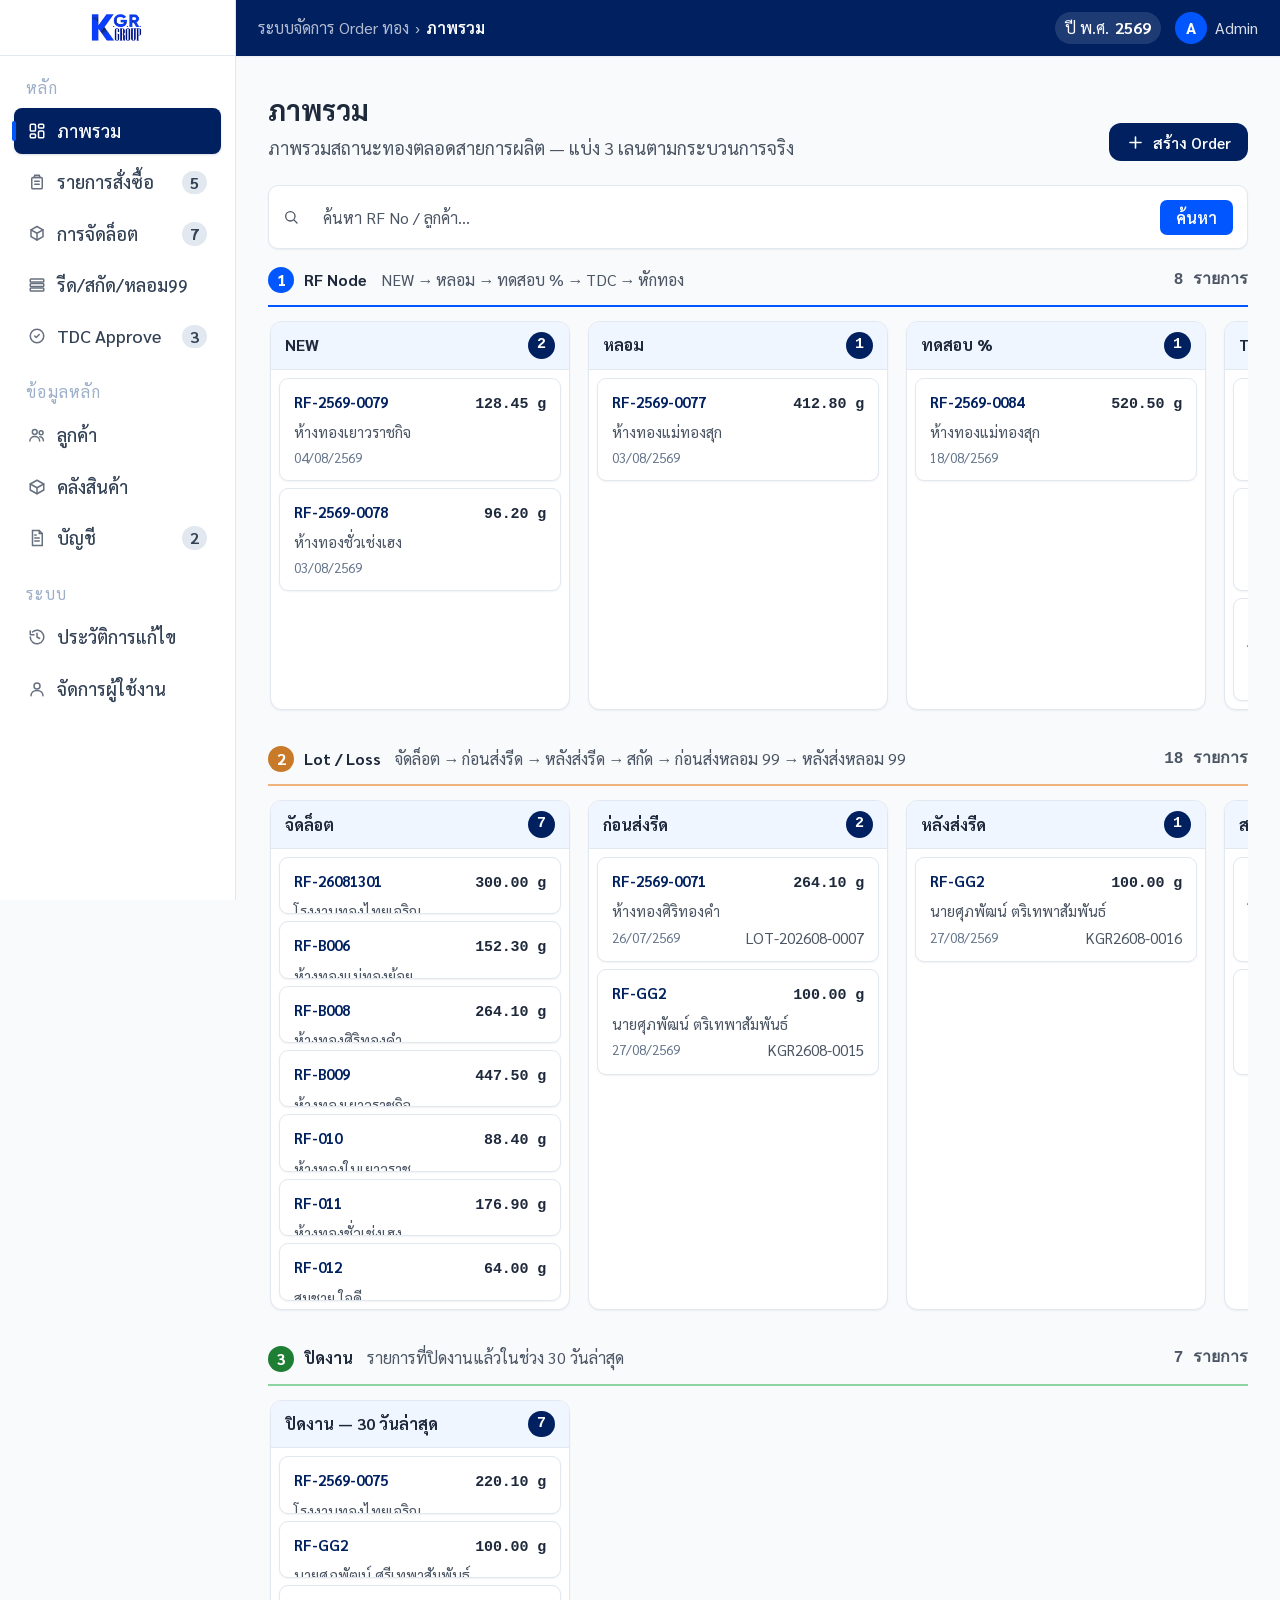
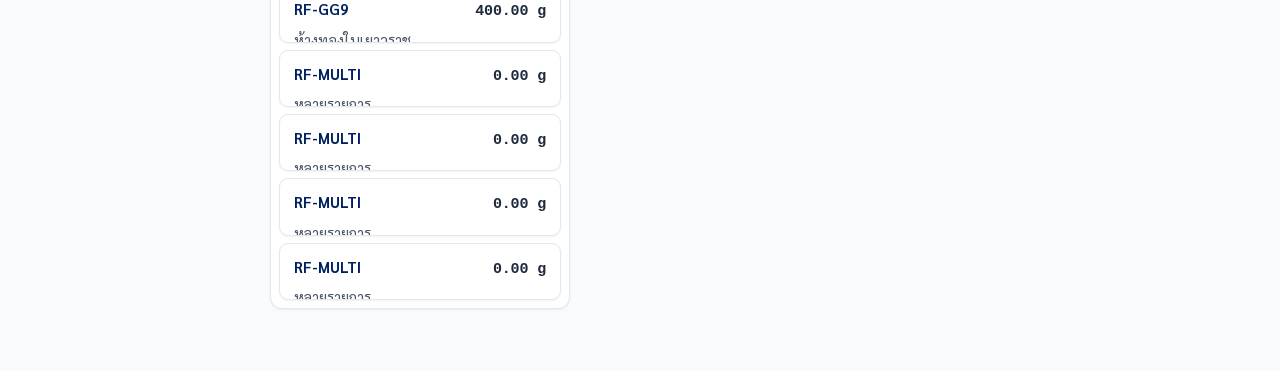
<file: index.html>
<!-- Hallmark · pre-emit critique: P5 H5 E5 S5 R5 V5 -->
<!DOCTYPE html>
<html lang="th">
<head>
  <meta charset="UTF-8">
  <meta name="viewport" content="width=device-width, initial-scale=1.0">
  <title>KGR Group — ระบบจัดการ Order ทอง (Prototype v2)</title>
  
  <!-- Fonts -->
  <link rel="preconnect" href="https://fonts.googleapis.com">
  <link rel="preconnect" href="https://fonts.gstatic.com" crossorigin>
  <link href="https://fonts.googleapis.com/css2?family=Chakra+Petch:wght@500;600;700&family=Sarabun:wght@400;500;600;700&family=IBM+Plex+Mono:wght@400;500;600&display=swap" rel="stylesheet">
  
  <!-- Modular Stylesheets -->
  <link rel="stylesheet" href="css/tokens.css">
  <link rel="stylesheet" href="css/layout.css">
  <link rel="stylesheet" href="css/components.css">
  <link rel="stylesheet" href="css/responsive.css">
</head>
<body>
  <div class="app">
    <!-- SIDEBAR -->
    <aside class="sidebar" id="appSidebar">
      <div class="sidebar-logo">
        <img src="PNG KGR.png" alt="KGR Logo">
      </div>
      <nav class="sidebar-nav" id="sidebarNav">
        <!-- Dynamic sidebar content rendered by JS -->
      </nav>
    </aside>

    <div class="sidebar-scrim" id="sidebarScrim"></div>

    <!-- MAIN CONTENT -->
    <main class="main">
      <header class="topbar">
        <div style="display:flex; align-items:center; gap:12px;">
          <button class="menu-toggle" id="menuToggle" aria-label="เปิดเมนู" aria-expanded="false">
            <svg viewBox="0 0 24 24" fill="none" stroke="currentColor" stroke-width="2"><path d="M4 6h16M4 12h16M4 18h16"/></svg>
          </button>
          <div class="breadcrumb" id="breadcrumb">
            <!-- Dynamic breadcrumb rendered by JS -->
          </div>
        </div>
        <div class="topbar-right">
          <div class="era-toggle">ปี พ.ศ. <b>2569</b></div>
          <div class="topbar-user">
            <div class="avatar-chip">A</div>
            <span>Admin</span>
          </div>
        </div>
      </header>

      <div class="content" id="content">
        <!-- Dynamic page content rendered by JS -->
      </div>
    </main>
  </div>

  <!-- Global Modal Container -->
  <div class="overlay" id="overlayRoot"></div>

  <!-- Toast Container -->
  <div class="toast" id="toast"></div>

  <!-- External Libraries -->
  <script src="https://cdn.sheetjs.com/xlsx-latest/package/dist/xlsx.full.min.js"></script>

  <!-- Modular JavaScript Scripts -->
  <script src="js/config/data.js"></script>
  <script src="js/core/state.js"></script>
  <script src="js/core/utils.js"></script>
  <script src="js/workflow/stations.js"></script>
  <script src="js/views/dashboard.js"></script>
  <script src="js/views/orders.js"></script>
  <script src="js/views/lots.js"></script>
  <script src="js/views/customers.js"></script>
  <script src="js/views/invoices.js"></script>
  <script src="js/views/history.js"></script>
  <script src="js/views/settings.js"></script>
  <script src="js/modals.js"></script>
  <script src="js/app.js"></script>
</body>
</html>
</file>
<file: css/tokens.css>
/* Hallmark · pre-emit critique: P5 H5 E5 S5 R5 V5 */
/* ============================================================
   KGR GROUP — DESIGN TOKENS & RESET
   ============================================================ */
:root {
  --font-display: 'Sarabun', sans-serif;
  --font-body: 'Sarabun', sans-serif;
  --font-mono: 'Roboto', monospace;
  /* Brand — from logo (converted to OKLCH, same appearance, per Hallmark color.md) */
  --header-bg: oklch(27.2% 0.120 261.3); /* #002060 KGR navy — Topbar, primary actions, active nav */
  --header-fg: oklch(100% 0 0);
  --btn-primary: oklch(53.5% 0.259 262.6); /* #0056FF KGR bright blue — accent, badges, hover, focus */
  --btn-primary-fg: oklch(100% 0 0);
  --btn-primary-hover: oklch(45.4% 0.217 262.4);
  --table-head-bg: oklch(37.1% 0.173 262.1);
  --table-head-fg: oklch(100% 0 0);
  --text-primary: oklch(27.9% 0.037 260.0); /* #1E293B — high-contrast readable text on light bg */
  --card-highlight-bg: oklch(95.2% 0.023 258.4);
  --soft-blue: oklch(97.0% 0.014 254.6); /* #EFF6FF — general status highlight, clean & professional */
  --page-bg: oklch(98.4% 0.003 247.9); /* #F8FAFC — clean light-grey canvas */
  --surface: oklch(100% 0 0); /* #FFFFFF — cards, sidebar, inputs, table surface */

  /* Extension neutrals (added for consistency, not from logo) — all tinted toward the brand hue */
  --text-secondary: oklch(44.6% 0.026 256.8); /* #4B5563 — darker for elderly-friendly contrast */
  --border: oklch(92.9% 0.013 255.5); /* #E2E8F0 — thin card/table hairlines */
  --border-strong: oklch(80.7% 0.039 272.4);
  --zebra: oklch(97.5% 0.005 258.3);
  --sidebar-bg: oklch(100% 0 0); /* #FFFFFF — matches surface, enterprise SaaS convention */
  --sidebar-active: oklch(27.2% 0.120 261.3); /* #002060 KGR navy — selected menu state per brand spec */
  --sidebar-fg: oklch(37.2% 0.039 257.3); /* dark slate #334155 — inactive nav text/icon */
  --sidebar-fg-active: oklch(100% 0 0);
  --sidebar-active-pill-bg: oklch(95.2% 0.023 258.4); /* soft blue-tint highlight (sidebar is white now, needs contrast) */
  --fg-on-dark: oklch(100% 0 0); /* white text on any colored/dark fill */
  --nav-hover-bg: oklch(97.5% 0.010 258.4);
  --nav-hover-fg: oklch(27.2% 0.120 261.3);

  /* Status — fixed triads, never mixed */
  --st-progress-bg: oklch(94.4% 0.031 59.7); --st-progress-fg: oklch(45.7% 0.121 50.0); --st-progress-bd: oklch(81.2% 0.099 61.7);
  --st-done-bg: oklch(94.3% 0.032 155.4);    --st-done-fg: oklch(52.2% 0.140 146.9);    --st-done-bd: oklch(81.1% 0.098 152.9);
  --st-hold-bg: oklch(92.8% 0.030 20.3);     --st-hold-fg: oklch(46.5% 0.169 27.7);     --st-hold-bd: oklch(78.9% 0.091 21.8);
  /* Status — extensions (documented separately in spec) */
  --st-info-bg: oklch(95.7% 0.007 260.7);    --st-info-fg: oklch(39.4% 0.033 257.1);    --st-info-bd: oklch(88.5% 0.019 266.0);
  --st-sched-bg: oklch(93.9% 0.027 299.5);   --st-sched-fg: oklch(43.2% 0.211 292.8);   --st-sched-bd: oklch(81.6% 0.080 298.5);
  /* Document-type badges — ต้นฉบับ/สำเนา */
  --doc-original-bg: oklch(97.3% 0.069 103.2); --doc-original-fg: oklch(47.6% 0.103 61.9); --doc-original-bd: oklch(92.4% 0.115 95.7);
  --doc-copy1-bg: oklch(96.2% 0.043 156.7);    --doc-copy1-fg: oklch(44.8% 0.108 151.3);   --doc-copy1-bd: oklch(87.1% 0.136 154.4);
  --doc-copy2-bg: oklch(93.2% 0.032 255.6);    --doc-copy2-fg: oklch(42.4% 0.181 265.6);   --doc-copy2-bd: oklch(80.9% 0.096 251.8);

  /* Component-specific tokens */
  --sidebar-label: oklch(74.6% 0.042 258.8);
  --main-bg: oklch(98.4% 0.003 247.9); /* #F8FAFC — same clean grey canvas as page-bg */
  --card-highlight-border: oklch(89.0% 0.053 264.3);
  --stat-label: oklch(39.3% 0.150 260.4);
  --kanban-col-bg: oklch(98.0% 0.005 275.0);
  --calc-subtotal-bg: oklch(97.1% 0.016 58.6);
  --calc-subtotal-border: oklch(86.4% 0.074 64.6);
  --calc-subtotal-fg: oklch(43.6% 0.099 54.6);
  --lane2-badge: oklch(65.1% 0.134 61.2);
  --preview-body-bg: oklch(95.2% 0.008 271.3);

  --radius-sm: 8px;
  --radius-md: 12px;
  --radius-lg: 18px;
  /* Spacing scale — 4pt grid */
  --space-3xs: 4px;
  --space-2xs: 8px;
  --space-xs: 12px;
  --space-sm: 16px;
  --space-md: 20px;
  --space-lg: 24px;
  --space-xl: 32px;
  --space-2xl: 40px;
  --space-3xl: 56px;

  --ease-out: cubic-bezier(0.16, 1, 0.3, 1);
  --ease-in: cubic-bezier(0.7, 0, 0.84, 0);
  --ease-in-out: cubic-bezier(0.65, 0, 0.35, 1);
  --shadow-sm: 0 1px 2px rgba(0,26,51,0.06);
  --shadow-md: 0 4px 16px rgba(0,32,96,0.10);
  --shadow-lg: 0 12px 40px rgba(0,32,96,0.18);
}

* { box-sizing: border-box; }
html, body { margin: 0; padding: 0; }
body {
  font-family: var(--font-body);
  background: var(--page-bg);
  color: var(--text-primary);
  font-size: 18px;
  line-height: 1.5;
  -webkit-font-smoothing: antialiased;
}
.num, .mono {
  font-family: var(--font-mono);
  font-variant-numeric: tabular-nums;
  letter-spacing: -0.01em;
}
h1, h2, h3, h4 { font-family: var(--font-display); margin: 0; font-weight: 700; }
p { margin: 0; }
button { font-family: inherit; cursor: pointer; }
a { color: inherit; }
</file>
<file: css/layout.css>
/* ============================================================
   KGR GROUP — MACRO LAYOUT & STRUCTURE
   ============================================================ */
.app { display: flex; min-height: 100vh; }

/* SIDEBAR */
.sidebar {
  width: 236px; flex-shrink: 0;
  background: var(--sidebar-bg);
  color: var(--sidebar-fg);
  display: flex; flex-direction: column;
  position: sticky; top: 0; height: 100vh;
  border-right: 1px solid var(--border);
}
.sidebar-logo {
  height: 56px; flex-shrink: 0; box-sizing: border-box;
  display: flex; align-items: center; justify-content: center;
  padding: 0 20px;
  background: var(--sidebar-bg);
  border-bottom: 1px solid var(--border);
}
.sidebar-logo img {
  height: 36px; width: auto; max-width: 100%; object-fit: contain; display: block;
}

.sidebar-nav { flex: 1; padding: 18px 14px; overflow-y: auto; }
.sidebar-section-label {
  font-size: 16px; letter-spacing: .08em; text-transform: uppercase;
  color: var(--sidebar-label); padding: 16px 12px 8px;
}
.sidebar-section-label:first-child { padding-top: 2px; }
.nav-item {
  display: flex; align-items: flex-start; gap: 11px;
  padding: 11px 14px; border-radius: 12px; margin-bottom: 5px;
  font-size: 18px; font-weight: 500; color: var(--sidebar-fg); line-height: 1.35;
  cursor: pointer; user-select: none;
  transition: background .12s var(--ease-out), color .12s var(--ease-out), box-shadow .12s var(--ease-out);
  position: relative;
}
.nav-item svg { width: 18px; height: 18px; flex-shrink: 0; opacity: .75; margin-top: 3px; transition: opacity .12s var(--ease-out); }
.nav-item:hover { background: var(--nav-hover-bg); color: var(--nav-hover-fg); }
.nav-item:hover svg { opacity: 1; }
.nav-item.active {
  background: var(--sidebar-active); color: var(--fg-on-dark);
  box-shadow: 0 1px 3px rgba(0,32,96,0.10), 0 1px 2px rgba(0,32,96,0.06);
  border-radius: 8px;
}
.nav-item.active::before {
  content: ''; position: absolute; left: -2px; top: 50%; transform: translateY(-50%);
  width: 4px; height: 20px; border-radius: 4px; background: var(--btn-primary);
}
.nav-item.active svg { opacity: 1; color: var(--fg-on-dark); }
.nav-item .badge-count {
  margin-left: auto; align-self: center; background: var(--border); color: var(--sidebar-fg);
  font-size: 16px; font-weight: 700; padding: 1px 8px; border-radius: 20px;
}
.nav-item.active .badge-count { background: rgba(255,255,255,0.2); color: var(--fg-on-dark); }

.avatar-chip {
  width: 32px; height: 32px; border-radius: 50%; background: var(--btn-primary);
  color: var(--fg-on-dark); display: flex; align-items: center; justify-content: center;
  font-size: 16px; font-weight: 700; flex-shrink: 0;
}

/* MAIN CONTENT CONTAINER */
.main { flex: 1; min-width: 0; display: flex; flex-direction: column; background: var(--main-bg); }

/* TOPBAR */
.topbar {
  height: 56px; background: var(--header-bg); color: var(--header-fg);
  display: flex; align-items: center; justify-content: space-between;
  padding: 0 22px; flex-shrink: 0; position: sticky; top: 0; z-index: 30;
  box-shadow: var(--shadow-sm);
}
.breadcrumb { font-size: 16px; color: rgba(255,255,255,0.7); display: flex; align-items: center; gap: 6px; }
.breadcrumb b { color: var(--fg-on-dark); font-weight: 600; }
.topbar-right { display: flex; align-items: center; gap: 14px; }
.era-toggle {
  font-size: 16px; background: rgba(255,255,255,0.12); color: var(--fg-on-dark);
  padding: 4px 10px; border-radius: 20px; display: flex; align-items: center; gap: 6px;
}
.era-toggle b { font-weight: 700; }
.topbar-user { font-size: 16px; color: rgba(255,255,255,0.85); display: flex; align-items: center; gap: 8px; }

/* PAGE WRAPPERS & GRID */
.content { padding: var(--space-xl) var(--space-xl) var(--space-3xl); flex: 1; width: 100%; }
.page { display: none; animation: fadeIn .18s var(--ease-out); }
.page.active { display: block; }
@keyframes fadeIn { from { opacity: 0; transform: translateY(4px); } to { opacity: 1; transform: none; } }

.page-head { display: flex; align-items: flex-end; justify-content: space-between; margin-bottom: var(--space-lg); gap: var(--space-sm); flex-wrap: wrap; }
.page-head h1 { font-size: 28px; font-weight: 700; color: var(--text-primary); }
.page-head .desc { font-size: 18px; color: var(--text-secondary); margin-top: 4px; }

.divider { height: 1px; background: var(--border); margin: 20px 0; }
.grid-2 { display: grid; grid-template-columns: 1fr 1fr; gap: var(--space-sm); }
.grid-3 { display: grid; grid-template-columns: repeat(3,1fr); gap: var(--space-sm); }
.grid-4 { display: grid; grid-template-columns: repeat(4,1fr); gap: var(--space-sm); }
</file>
<file: css/components.css>
/* ============================================================
   KGR GROUP — UI COMPONENTS & PANELS
   ============================================================ */

/* ============================================================
   BUTTONS
   ============================================================ */
.btn { display: inline-flex; align-items: center; gap: 8px; border-radius: 12px; padding: 8px 16px; font-size: 15px; font-weight: 600; min-height: 38px; border: 1px solid transparent; transition: all .12s var(--ease-out); white-space: nowrap; }
.btn svg { width: 19px; height: 19px; }
.btn-primary { background: var(--header-bg); color: var(--btn-primary-fg); }
.btn-primary:hover { background: var(--btn-primary); }
.btn-secondary { background: var(--surface); color: var(--text-primary); border-color: var(--border-strong); }
.btn-secondary:hover { background: var(--zebra); border-color: var(--btn-primary); }
.btn-ghost { background: transparent; color: var(--btn-primary); border-color: transparent; padding: 9px 10px; }
.btn-ghost:hover { background: var(--card-highlight-bg); }
.btn-danger-ghost { background: transparent; color: var(--st-hold-fg); border-color: var(--st-hold-bd); }
.btn-danger-ghost:hover { background: var(--st-hold-bg); }
.btn-sm { padding: 6px 12px; font-size: 14px; border-radius: 9px; min-height: 34px; font-weight: 600; gap: 8px; }
.btn:disabled { opacity: .45; cursor: not-allowed; }
.icon-btn {
  width: 44px; height: 44px; border-radius: 10px; display: inline-flex; align-items: center; justify-content: center;
  border: 1px solid var(--border-strong); background: var(--surface); color: var(--text-secondary);
}
.icon-btn:hover { border-color: var(--btn-primary); color: var(--btn-primary); background: var(--card-highlight-bg); }
.icon-btn svg { width: 19px; height: 19px; }

/* ============================================================
   FORM ELEMENTS
   ============================================================ */
.field { display: flex; flex-direction: column; gap: 6px; }
.field label { font-size: 18px; font-weight: 600; color: var(--text-primary); }
.ro-val { font-size: 18px; font-weight: 700; color: var(--text-primary); margin-top: 2px; }
.field-tag { display: inline-block; font-size: 14px; font-weight: 700; color: var(--btn-primary); background: var(--card-highlight-bg); padding: 2px 9px; border-radius: 6px; margin-bottom: 5px; }
.field label .req { color: var(--st-hold-fg); margin-left: 2px; }
.percent-input-lg { font-size: 26px !important; font-weight: 800 !important; border: 2px solid var(--btn-primary) !important; background: var(--card-highlight-bg) !important; }
.percent-input-lg:disabled { background: var(--zebra) !important; border-color: var(--border) !important; color: var(--text-secondary) !important; font-weight: 600 !important; }
.field .hint { font-size: 16px; color: var(--text-secondary); }
input[type=text], input[type=date], input[type=number], select, textarea {
  font-family: inherit; font-size: 16px; color: var(--text-primary);
  border: 1px solid var(--border-strong); border-radius: 10px; padding: 10px 14px; min-height: 42px;
  background: var(--surface); box-sizing: border-box; transition: border-color .12s var(--ease-out);
}
input.num-input { font-family: var(--font-mono); text-align: right; font-size: 20px; font-weight: 700; font-variant-numeric: tabular-nums; }
input:focus, select:focus, textarea:focus { outline: 2px solid var(--btn-primary); outline-offset: 1px; border-color: var(--btn-primary); box-shadow: 0 0 0 3px rgba(0,86,255,0.12); }
input:disabled { background: var(--zebra); color: var(--text-secondary); border-color: var(--border); cursor: not-allowed; }
.input-locked {
  background-color: #EEF2F7 !important;
  border: 1.5px solid #D5DEE8 !important;
  border-radius: 8px !important;
  font-family: var(--font-mono); font-size: 18px; font-weight: 600; text-align: right;
  height: 42px; min-height: 42px; padding: 6px 14px;
  cursor: not-allowed;
  color: var(--text-primary);
}

/* Minimal Accent Rule — ขาด/เกิน field */
input.diff-mismatch { color: var(--st-hold-fg); font-weight: 700; border-color: var(--st-hold-bd); background: var(--st-hold-bg); }
input.diff-match { color: var(--st-done-fg); font-weight: 700; border-color: var(--st-done-bd); background: var(--st-done-bg); }

/* Segmented control */
.seg-control { display: flex; gap: 10px; flex-wrap: wrap; }
.seg-btn {
  flex: 1; min-width: 140px; min-height: 56px; border-radius: 12px; border: 2px solid var(--border-strong);
  background: var(--surface); color: var(--text-primary); font-family: inherit; font-size: 18px; font-weight: 700;
  cursor: pointer; display: flex; align-items: center; justify-content: center; gap: 8px;
  transition: border-color .12s var(--ease-out), background .12s var(--ease-out), color .12s var(--ease-out);
}
.seg-btn svg { width: 20px; height: 20px; }
.seg-btn:hover { border-color: var(--btn-primary); }
.seg-btn.active { border-color: var(--header-bg); background: var(--header-bg); color: var(--fg-on-dark); }
.seg-btn:focus-visible { outline: 2px solid var(--btn-primary); outline-offset: 2px; }

.search-row { display: flex; gap: var(--space-2xs); align-items: center; flex-wrap: wrap; }
.search-row input { max-width: 280px; }
.search-hint { font-size: 16px; color: var(--text-secondary); display: flex; align-items: center; gap: 6px; }
.search-hint svg { width: 15px; height: 15px; flex-shrink: 0; stroke: var(--text-secondary); }

/* Searchable Combobox */
.ss-wrap { position: relative; }
.ss-input { width: 100%; }
.ss-menu {
  position: absolute; top: calc(100% + 4px); left: 0; right: 0; z-index: 40;
  background: var(--surface); border: 1px solid var(--border-strong); border-radius: 10px;
  box-shadow: var(--shadow-md); max-height: 240px; overflow-y: auto; padding: 6px;
}
.ss-option {
  padding: 10px 12px; border-radius: 8px; font-size: 16px; color: var(--text-primary);
  cursor: pointer; display: flex; align-items: center; justify-content: space-between;
}
.ss-option:hover, .ss-option.active { background: var(--card-highlight-bg); color: var(--btn-primary); }
.ss-option mark { background: var(--doc-original-bg); color: inherit; border-radius: 3px; padding: 0 1px; }
.ss-empty { padding: 12px; text-align: center; font-size: 16px; color: var(--text-secondary); }

/* ============================================================
   CARDS & SURFACES
   ============================================================ */
.card {
  background: var(--surface); border: 1px solid var(--border); border-radius: var(--radius-lg);
  box-shadow: var(--shadow-sm);
}
.card-pad { padding: var(--space-md); }
.card-highlight { background: var(--card-highlight-bg); border-color: var(--card-highlight-border); }
.stat-card {
  background: var(--card-highlight-bg); border: 1px solid var(--card-highlight-border); border-radius: var(--radius-md);
  padding: 14px 16px;
}
.stat-card .label { font-size: 16px; color: var(--stat-label); font-weight: 600; margin-bottom: 8px; }
.stat-card .value { font-size: 32px; font-weight: 700; color: var(--text-primary); }
.stat-card .value .unit { font-size: 16px; font-weight: 500; color: var(--text-secondary); margin-left: 4px; }

.choice-grid {
  display: grid; grid-template-columns: repeat(auto-fit, minmax(280px, 1fr));
  gap: var(--space-lg); margin-top: var(--space-md);
}
.choice-card {
  position: relative; display: flex; flex-direction: column; align-items: flex-start; gap: var(--space-2xs);
  text-align: left; background: var(--surface); border: 1px solid var(--border); border-radius: var(--radius-lg);
  padding: var(--space-xl); box-shadow: var(--shadow-sm); cursor: pointer; font-family: inherit;
  transition: border-color .14s var(--ease-out), box-shadow .14s var(--ease-out), transform .14s var(--ease-out);
}
.choice-card:hover { border-color: var(--btn-primary); box-shadow: var(--shadow-md); transform: translateY(-2px); }
.choice-card-badge {
  position: absolute; top: var(--space-md); right: var(--space-md);
  background: var(--card-highlight-bg); color: var(--header-bg); font-weight: 700; font-size: 16px;
  padding: 5px 14px; border-radius: 20px;
}
.choice-card-icon {
  width: 56px; height: 56px; border-radius: 14px; background: var(--card-highlight-bg); color: var(--header-bg);
  display: flex; align-items: center; justify-content: center; margin-bottom: var(--space-2xs); flex-shrink: 0;
}
.choice-card-icon svg { width: 28px; height: 28px; }
.choice-card-title { font-size: 24px; font-weight: 700; color: var(--text-primary); }
.choice-card-desc { font-size: 16px; color: var(--text-secondary); line-height: 1.4; }

/* ============================================================
   TABLES
   ============================================================ */
.table-wrap { 
  background: var(--surface); 
  border: 1px solid var(--border); 
  border-radius: var(--radius-lg); 
  overflow-x: auto;
  -webkit-overflow-scrolling: touch;
}

table { 
  width: 100%; 
  border-collapse: collapse; 
}

thead th {
  background: var(--table-head-bg); 
  color: var(--table-head-fg);
  font-size: 16px; 
  font-weight: 700; 
  text-align: left; 
  padding: 12px 14px;
  position: sticky; 
  top: 0;
  white-space: nowrap;
}

thead th.num, thead th.right { text-align: right; }
thead th.center { text-align: center; }

tbody td { 
  padding: 12px 14px; 
  font-size: 16px; 
  border-bottom: 1px solid var(--border); 
  vertical-align: middle; 
}

tbody tr:last-child td { border-bottom: none; }
tbody tr:nth-child(even) { background: var(--zebra); }
tbody tr.clickable { cursor: pointer; }
tbody tr.clickable:hover { background: var(--card-highlight-bg); }

td.num, th.num { 
  font-family: var(--font-mono); 
  text-align: right; 
  font-variant-numeric: tabular-nums; 
  font-weight: 700; 
}
td.right, th.right { text-align: right; }
td.center, th.center { text-align: center; }

.cell-primary { font-weight: 600; color: var(--text-primary); }
.cell-sub { font-size: 16px; color: var(--text-secondary); margin-top: 1px; }

/* จัดกลุ่มปุ่มในตารางให้คลิกใช้งานได้ปกติและไม่ทับเลเยอร์ */
.table-actions, 
.td-actions { 
  display: flex; 
  gap: 6px; 
  justify-content: flex-end; 
  align-items: center;
  position: relative;
  z-index: 2;
}

.table-foot { 
  display: flex; 
  align-items: center; 
  justify-content: space-between; 
  padding: 12px 16px; 
  font-size: 16px; 
  color: var(--text-secondary); 
  border-top: 1px solid var(--border); 
}

/* ส่วน Pagination / Pager */
.pager { 
  display: inline-flex; 
  gap: 8px; 
  align-items: center; 
}

.pager button { 
  display: inline-flex;
  align-items: center;
  justify-content: center;
  min-width: 38px;
  height: 38px;
  padding: 0 6px;
  border-radius: 8px;
  border: 1px solid var(--border);
  background: var(--surface);
  color: var(--text-primary);
  font-size: 16px;
  cursor: pointer;
  transition: all 0.15s ease;
}

.pager button:hover:not(:disabled):not(.active) {
  background: var(--zebra);
  border-color: var(--border-strong);
}

.pager button.active { 
  background: var(--btn-primary); 
  color: var(--fg-on-dark); 
  border-color: var(--btn-primary); 
  font-weight: 600;
}

.pager button:disabled {
  opacity: 0.45;
  cursor: not-allowed;
}

.empty-row td { 
  text-align: center; 
  padding: 40px 16px; 
  color: var(--text-secondary); 
  font-size: 16px; 
}
/* ============================================================
   BADGES & TABS
   ============================================================ */
.badge {
  display: inline-flex; align-items: center; gap: 6px;
  font-size: 16px; font-weight: 700; padding: 5px 14px; border-radius: 999px;
  border: 1px solid transparent; white-space: nowrap;
}
.badge::before { content: ''; width: 7px; height: 7px; border-radius: 50%; background: currentColor; }
.badge-progress { background: var(--st-progress-bg); color: var(--st-progress-fg); border-color: var(--st-progress-bd); }
.badge-done { background: var(--st-done-bg); color: var(--st-done-fg); border-color: var(--st-done-bd); }
.badge-hold { background: var(--st-hold-bg); color: var(--st-hold-fg); border-color: var(--st-hold-bd); }
.badge-info { background: var(--st-info-bg); color: var(--st-info-fg); border-color: var(--st-info-bd); }
.badge-sched { background: var(--st-sched-bg); color: var(--st-sched-fg); border-color: var(--st-sched-bd); }
.lot-stage-badge {
  background: #E0F2FE; color: #0369A1; border: 1px solid #BAE6FD;
  border-radius: 20px; padding: 4px 12px; font-size: 14px; font-weight: 600;
}
.lot-stage-badge::before { display: none; }

.btn-excel { background: #2e7d32; color: #fff; }
.btn-excel:hover { background: #1b5e20; }
.btn-report { background: #f57c00; color: #fff; }
.btn-report:hover { background: #ef6c00; }

.doc-badge {
  display: inline-flex; align-items: center; font-size: 14px; font-weight: 700;
  padding: 3px 10px; border-radius: 999px; border: 1px solid transparent; white-space: nowrap; margin-left: 8px;
}
.doc-original { background: var(--doc-original-bg); color: var(--doc-original-fg); border-color: var(--doc-original-bd); }
.doc-copy1 { background: var(--doc-copy1-bg); color: var(--doc-copy1-fg); border-color: var(--doc-copy1-bd); }
.doc-copy2 { background: var(--doc-copy2-bg); color: var(--doc-copy2-fg); border-color: var(--doc-copy2-bd); }

.tpl-pick-card {
  display: flex; align-items: center; gap: 14px; text-align: left; width: 100%;
  padding: 16px 18px; border-radius: 14px; border: 1px solid var(--border); background: var(--surface);
  cursor: pointer; transition: border-color .12s var(--ease-out), background .12s var(--ease-out);
}
.tpl-pick-card:hover { border-color: var(--btn-primary); background: var(--card-highlight-bg); }
.tpl-pick-icon {
  width: 44px; height: 44px; border-radius: 11px; background: var(--card-highlight-bg); color: var(--header-bg);
  display: flex; align-items: center; justify-content: center; flex-shrink: 0;
}
.tpl-pick-icon svg { width: 22px; height: 22px; }
.tpl-pick-text { display: flex; flex-direction: column; gap: 3px; }
.tpl-pick-title { font-size: 17px; font-weight: 700; color: var(--text-primary); }
.tpl-pick-desc { font-size: 16px; color: var(--text-secondary); }

.tabs { display: flex; gap: 4px; border-bottom: 1px solid var(--border); margin-bottom: 18px; flex-wrap: wrap; padding-bottom: 2px; }
.tab {
  padding: 11px 16px; font-size: 16px; font-weight: 600; color: var(--text-secondary);
  border-bottom: 3px solid transparent; cursor: pointer; display: flex; align-items: center; gap: 7px;
  margin-bottom: -3px; border-radius: 10px 10px 0 0;
  transition: background .12s var(--ease-out), color .12s var(--ease-out);
}
.tab:hover { color: var(--text-primary); background: var(--zebra); }
.tab.active { color: var(--btn-primary); border-bottom-color: var(--btn-primary); background: var(--card-highlight-bg); }
.tab .count { background: var(--surface); border: 1px solid var(--border); color: var(--text-secondary); font-size: 16px; font-weight: 700; padding: 1px 6.5px; border-radius: 20px; }
.tab.active .count { background: var(--btn-primary); border-color: var(--btn-primary); color: var(--fg-on-dark); }

.pills { display: flex; gap: 8px; margin-bottom: 16px; }
.pill { padding: 10px 18px; border-radius: 20px; font-size: 16px; font-weight: 600; border: 1px solid var(--border-strong); color: var(--text-secondary); cursor: pointer; }
.pill.active { background: var(--btn-primary); border-color: var(--btn-primary); color: var(--fg-on-dark); }

/* ============================================================
   MODALS
   ============================================================ */
.overlay {
  position: fixed; inset: 0; background: rgba(0,26,51,0.45); backdrop-filter: blur(2px);
  display: none; align-items: center; justify-content: center; z-index: 100; padding: 24px;
}
.overlay.active { display: flex; }
.modal {
  background: var(--surface); border-radius: var(--radius-lg); box-shadow: var(--shadow-lg);
  width: 100%; max-height: 88vh; overflow: auto; animation: pop .16s var(--ease-out);
}
@keyframes pop { from { opacity: 0; transform: scale(.97); } to { opacity: 1; transform: none; } }
.modal-sm { max-width: 420px; }
.modal-md { max-width: 640px; }
.modal-lg { max-width: 920px; }
.modal-head { display: flex; align-items: center; justify-content: space-between; padding: 18px 22px; border-bottom: 1px solid var(--border); }
.modal-head h3 { font-size: 20px; font-weight: 700; }
.modal-body { padding: var(--space-lg); }
.modal-foot { display: flex; justify-content: flex-end; gap: 10px; padding: 16px 22px; border-top: 1px solid var(--border); background: var(--zebra); }
.modal-close { width: 28px; height: 28px; border-radius: 7px; display: flex; align-items: center; justify-content: center; color: var(--text-secondary); border: none; background: transparent; }
.modal-close:hover { background: var(--zebra); }

.preview-head {
  display: flex; align-items: center; justify-content: space-between; gap: 12px;
  padding: 14px 18px; border-bottom: 1px solid var(--border);
  border-radius: var(--radius-lg) var(--radius-lg) 0 0; background: var(--zebra);
}
.preview-head-title { display: flex; align-items: center; gap: 8px; font-size: 16px; font-weight: 600; color: var(--text-primary); }
.preview-head-title svg { width: 15px; height: 15px; color: var(--st-hold-fg); flex-shrink: 0; }

/* ============================================================
   STEPPER (ORDER WIZARD)
   ============================================================ */
.stepper { display: flex; gap: 12px; margin-bottom: 22px; flex-wrap: wrap; }
.step-chip {
  flex: 1; min-width: 170px; background: var(--surface); border: 1px solid var(--border); border-radius: 10px;
  padding: 12px 14px; display: flex; align-items: center; gap: 11px; cursor: pointer;
}
.step-chip .n {
  width: 26px; height: 26px; border-radius: 50%; display: flex; align-items: center; justify-content: center;
  font-size: 16px; font-weight: 700; background: var(--zebra); color: var(--text-secondary); flex-shrink: 0;
}
.step-chip .t { font-size: 16px; font-weight: 700; }
.step-chip .s { font-size: 16px; color: var(--text-secondary); }
.step-chip.current { border-color: var(--btn-primary); background: var(--card-highlight-bg); }
.step-chip.current .n { background: var(--btn-primary); color: var(--fg-on-dark); }
.step-chip.current .t { color: var(--btn-primary); }
.step-chip.complete .n { background: var(--st-done-fg); color: var(--fg-on-dark); }
.step-chip.complete .s { color: var(--st-done-fg); }

/* ============================================================
   DASHBOARD & KANBAN
   ============================================================ */
.dash-search {
  display: flex; align-items: center; gap: 10px; margin-bottom: 18px;
  background: var(--surface); border: 1px solid var(--border); border-radius: 10px;
  padding: 10px 14px; box-shadow: var(--shadow-sm); transition: border-color .12s, box-shadow .12s;
}
.dash-search:focus-within { border-color: var(--btn-primary); box-shadow: 0 0 0 3px rgba(0,86,255,0.12); }
.dash-search svg { width: 16px; height: 16px; color: var(--text-secondary); flex-shrink: 0; }
.dash-search input {
  flex: 1; border: none; outline: none; font-family: inherit; font-size: 16px;
  color: var(--text-primary); background: transparent;
}
.dash-search input::placeholder { color: var(--text-secondary); }
.dash-search button {
  background: var(--btn-primary); color: var(--fg-on-dark); border: none; border-radius: 7px;
  padding: 7px 16px; font-size: 16px; font-weight: 600; cursor: pointer; font-family: inherit;
}
.dash-search button:hover { background: var(--btn-primary-hover); }

.lane-wrap { display: flex; flex-direction: column; gap: var(--space-lg); margin-top: var(--space-3xs); }
.lane-strip {
  display: flex; align-items: center; gap: 10px; flex-wrap: wrap;
  padding: 0 0 var(--space-xs) 0; border-bottom: 2px solid transparent; margin-bottom: var(--space-xs);
}
.lane-strip.lane1 { border-bottom-color: var(--btn-primary); }
.lane-strip.lane2 { border-bottom-color: var(--st-progress-bd); }
.lane-strip.lane3 { border-bottom-color: var(--st-done-bd); }
.lane-badge {
  width: 26px; height: 26px; border-radius: 50%;
  display: flex; align-items: center; justify-content: center;
  font-size: 16px; font-weight: 800; color: var(--fg-on-dark); flex-shrink: 0; line-height: 1;
}
.lane1 .lane-badge { background: var(--btn-primary); }
.lane2 .lane-badge { background: var(--lane2-badge); }
.lane3 .lane-badge { background: var(--st-done-fg); }
.lane-title { font-size: 16px; font-weight: 700; color: var(--text-primary); line-height: 1.3; }
.lane-sub { font-size: 16px; color: var(--text-secondary); margin-left: 4px; line-height: 1.3; }
.lane-total {
  margin-left: auto; font-size: 16px; font-weight: 700; font-family: var(--font-mono);
  color: var(--text-secondary); white-space: nowrap; line-height: 1.3; padding: 2px 0;
}
.lane-cols { 
  display: flex; flex-wrap: nowrap; gap: 18px; overflow-x: auto; 
  padding-bottom: 12px; padding-left: 2px; padding-right: 2px; padding-top: 2px; 
}
.lane-cols::-webkit-scrollbar { height: 6px; }
.lane-cols::-webkit-scrollbar-track { background: #E2E8F0; border-radius: 4px; }
.lane-cols::-webkit-scrollbar-thumb { background: #94A3B8; border-radius: 4px; }

.lane-col {
  flex: 0 0 300px; width: 300px; min-width: 300px; background: var(--surface); border: 1px solid var(--border);
  border-radius: var(--radius-md); display: flex; flex-direction: column;
  box-shadow: var(--shadow-sm);
}
.lane-col-head {
  padding: 10px 14px; display: flex; align-items: center; justify-content: space-between;
  border-bottom: 1px solid var(--border); font-size: 16px; font-weight: 700; color: var(--text-primary);
  background: var(--soft-blue); border-radius: var(--radius-md) var(--radius-md) 0 0;
}
.lane-col-head .lc-count {
  font-size: 15px; font-weight: 700; font-family: var(--font-mono);
  background: var(--header-bg); color: var(--fg-on-dark); padding: 2px 9px; border-radius: 20px;
}
.lane-col-body { padding: 8px; display: flex; flex-direction: column; gap: 7px; max-height: 460px; overflow-y: auto; }
.lane-empty { padding: 22px 8px; text-align: center; font-size: 16px; color: var(--text-secondary); }

.kanban { display: flex; flex-wrap: nowrap; gap: 18px; overflow-x: auto; padding-bottom: 12px; }
.kanban-col {
  flex: 0 0 300px; width: 300px; min-width: 300px; background: var(--kanban-col-bg); border: 1px solid var(--border); border-radius: var(--radius-md);
  display: flex; flex-direction: column; max-height: 640px;
}
.kanban-col-head {
  padding: 12px 14px; display: flex; align-items: center; justify-content: space-between;
  border-bottom: 1px solid var(--border); font-size: 16px; font-weight: 700;
}
.kanban-col-head .count { background: var(--surface); border: 1px solid var(--border-strong); font-size: 16px; padding: 1px 8px; border-radius: 20px; color: var(--text-secondary); font-weight: 700; }
.kanban-body { padding: 10px; display: flex; flex-direction: column; gap: 8px; overflow-y: auto; }
.kcard {
  background: var(--surface); border: 1px solid var(--border); border-radius: 9px; padding: 12px 14px;
  box-shadow: var(--shadow-sm); cursor: pointer; overflow: hidden;
  height: auto; min-height: fit-content;
}
.kcard:hover { border-color: var(--btn-primary); }
.kcard .rf { font-size: 18px; font-weight: 800; color: var(--text-primary); }
.kcard .cust { font-size: 16px; color: var(--text-secondary); margin: 2px 0 6px; overflow-wrap: anywhere; }
.kcard .lot { font-size: 15px; color: var(--text-secondary); margin: -3px 0 6px; }
.kcard .meta { display: flex; justify-content: space-between; align-items: center; font-size: 16px; color: var(--text-secondary); gap: 8px; }
.kcard .meta .w { font-family: var(--font-mono); font-weight: 600; color: var(--text-primary); white-space: nowrap; flex-shrink: 0; }
.kanban-empty { padding: 26px 10px; text-align: center; font-size: 16px; color: var(--text-secondary); }

/* ============================================================
   TIMELINE (EDIT HISTORY)
   ============================================================ */
.timeline { position: relative; padding-left: 26px; }
.timeline::before { content: ''; position: absolute; left: 8px; top: 6px; bottom: 6px; width: 2px; background: var(--border); }
.tl-item { position: relative; padding-bottom: 22px; cursor: pointer; }
.tl-item:last-child { padding-bottom: 0; }
.tl-dot {
  position: absolute; left: -26px; top: 2px; width: 17px; height: 17px; border-radius: 50%;
  background: var(--surface); border: 2.5px solid var(--btn-primary); z-index: 1;
}
.tl-card { background: var(--surface); border: 1px solid var(--border); border-radius: 10px; padding: 12px 14px; }
.tl-card:hover { border-color: var(--btn-primary); background: var(--card-highlight-bg); }
.tl-top { display: flex; justify-content: space-between; align-items: flex-start; gap: 10px; }
.tl-who { display: flex; align-items: center; gap: 8px; }
.tl-who .name { font-size: 16px; font-weight: 700; }
.tl-when { font-size: 16px; color: var(--text-secondary); font-family: var(--font-mono); white-space: nowrap; }
.tl-desc { font-size: 16px; color: var(--text-secondary); margin-top: 4px; }
.tl-fields { display: flex; gap: 6px; margin-top: 8px; flex-wrap: wrap; }
.tl-field-chip { font-size: 16px; background: var(--zebra); border: 1px solid var(--border); padding: 2px 8px; border-radius: 20px; color: var(--text-secondary); }

.diff-table { width: 100%; border-collapse: collapse; margin-top: 6px; }
.diff-table th { font-size: 16px; text-transform: uppercase; letter-spacing: .03em; color: var(--text-secondary); text-align: left; padding: 8px 10px; border-bottom: 1px solid var(--border); }
.diff-table td { padding: 10px; font-size: 16px; border-bottom: 1px solid var(--border); vertical-align: top; }
.diff-old { color: var(--st-hold-fg); text-decoration: line-through; text-decoration-color: var(--st-hold-bd); font-family: var(--font-mono); }
.diff-new { color: var(--st-done-fg); font-weight: 600; font-family: var(--font-mono); }
.diff-field { font-weight: 600; }

/* ============================================================
   CALC PANELS & INVOICE LAYOUTS
   ============================================================ */
.calc-rows { display: flex; flex-direction: column; border: 1px solid var(--border); border-radius: 10px; overflow: hidden; margin-top: 12px; }
.calc-row {
  display: grid; grid-template-columns: 1fr 180px 56px;
  align-items: center; border-bottom: 1px solid var(--border);
}
.calc-row:last-child { border-bottom: none; }
.calc-row:nth-child(even) { background: var(--zebra); }
.calc-row-label { padding: 12px 16px; font-size: 16px; color: var(--text-primary); display: flex; align-items: center; gap: 8px; }
.calc-row-label.active { color: var(--btn-primary); font-weight: 600; }
.calc-row-input { padding: 8px 10px; display: flex; justify-content: flex-end; }
.calc-row-input input {
  font-family: var(--font-mono); font-size: 16px; text-align: right;
  border: 1px solid var(--border-strong); border-radius: 8px; padding: 8px 12px;
  width: 160px; background: var(--surface); color: var(--text-primary); transition: border-color .12s;
}
.calc-row-input input:focus { outline: 2px solid var(--btn-primary); outline-offset: 1px; border-color: var(--btn-primary); box-shadow: 0 0 0 3px rgba(0,86,255,.12); }
.calc-row-input input.highlight { border-color: var(--btn-primary); background: var(--card-highlight-bg); font-weight: 600; }
.calc-unit { padding: 12px 14px 12px 4px; font-size: 16px; color: var(--text-secondary); white-space: nowrap; }

.calc-subtotal {
  display: flex; justify-content: space-between; align-items: center;
  background: var(--calc-subtotal-bg); border: 1px solid var(--calc-subtotal-border);
  border-radius: 10px; padding: 14px 20px; margin-top: 14px;
}
.calc-subtotal .lbl { font-size: 16px; color: var(--calc-subtotal-fg); font-weight: 600; }
.calc-subtotal .val { font-size: 22px; font-weight: 700; font-family: var(--font-mono); color: var(--text-primary); letter-spacing: -.01em; }
.calc-subtotal .val .unit { font-size: 16px; font-weight: 500; color: var(--text-secondary); margin-left: 5px; }

.calc-service-row { margin-bottom: 4px; }
.calc-service-row label { font-size: 16px; font-weight: 600; color: var(--text-secondary); display: block; margin-bottom: 6px; text-transform: uppercase; letter-spacing: .03em; }
.calc-service-row input { font-size: 16px; max-width: 440px; width: 100%; }

.summary-currency { font-size: 16px; color: var(--text-secondary); text-align: right; margin-bottom: 8px; }
.summary-row { display: flex; justify-content: space-between; padding: 6px 0; font-size: 16px; }
.summary-row span:last-child { font-family: var(--font-mono); font-weight: 500; }
.summary-total-box {
  background: var(--card-highlight-bg); border: 1.5px solid var(--btn-primary);
  border-radius: 10px; padding: 14px 16px; margin-top: 10px;
}
.summary-total-label { font-size: 16px; color: var(--btn-primary); font-weight: 700; text-transform: uppercase; letter-spacing: .04em; margin-bottom: 6px; }
.summary-grand { font-size: 24px; font-weight: 700; font-family: var(--font-mono); color: var(--btn-primary); }
.summary-grand-note { font-size: 16px; color: var(--text-secondary); margin-top: 4px; }
.note-panel textarea {
  width: 100%; font-family: var(--font-body); font-size: 16px; color: var(--text-primary);
  border: 1px solid var(--border-strong); border-radius: 10px; padding: 12px 14px;
  resize: vertical; min-height: 90px;
}
.note-panel textarea:focus { outline: 2px solid var(--btn-primary); outline-offset: 1px; border-color: var(--btn-primary); box-shadow: 0 0 0 3px rgba(0,86,255,.12); }
.inv-btn-history {
  display: inline-flex; align-items: center; gap: 6px; color: var(--btn-primary);
  font-size: 16px; font-weight: 600; border: 1px solid var(--btn-primary);
  background: transparent; border-radius: 8px; padding: 8px 13px; cursor: pointer;
}
.inv-btn-history:hover { background: var(--card-highlight-bg); }
.inv-btn-history svg { width: 14px; height: 14px; }
.inv-btn-draft {
  display: inline-flex; align-items: center; gap: 6px; color: var(--text-primary);
  font-size: 16px; font-weight: 600; border: 1px solid var(--border-strong);
  background: var(--surface); border-radius: 8px; padding: 8px 13px; cursor: pointer;
}
.inv-btn-draft:hover { border-color: var(--btn-primary); color: var(--btn-primary); }
.inv-btn-draft svg { width: 14px; height: 14px; }

.inv-page { display: flex; flex-direction: column; gap: 0; }
.inv-topbar { display: flex; align-items: center; justify-content: space-between; padding: 14px 0 18px; gap: 16px; flex-wrap: wrap; }
.inv-topbar-left { display: flex; align-items: center; gap: 14px; }
.inv-back {
  width: 34px; height: 34px; border-radius: 9px; border: 1px solid var(--border-strong);
  background: var(--surface); display: flex; align-items: center; justify-content: center;
  color: var(--text-secondary); cursor: pointer; flex-shrink: 0;
}
.inv-back:hover { border-color: var(--btn-primary); color: var(--btn-primary); background: var(--card-highlight-bg); }
.inv-back svg { width: 16px; height: 16px; }
.inv-title h1 { font-size: 20px; margin: 0; }
.inv-title .sub { font-size: 16px; color: var(--text-secondary); margin-top: 2px; }
.inv-topbar-right { display: flex; gap: 8px; align-items: center; flex-wrap: wrap; }

.inv-header-row {
  display: grid; grid-template-columns: 170px 170px 160px 1fr 1fr 200px;
  gap: 12px; margin-bottom: 22px; align-items: start;
}
.inv-header-row .field label { font-size: 16px; color: var(--text-secondary); font-weight: 600; text-transform: uppercase; letter-spacing: .03em; }
.inv-header-row input { font-size: 16px; }

.inv-body { display: grid; grid-template-columns: 1fr 340px; gap: 18px; align-items: start; }
.inv-left { display: flex; flex-direction: column; gap: 16px; }
.inv-right { position: sticky; top: 76px; display: flex; flex-direction: column; gap: 16px; }

.panel {
  border-radius: 10px; border: 1px solid #E2E8F0; background: #FFFFFF; box-shadow: 0 1px 3px rgba(0,0,0,0.03); overflow: hidden; margin-bottom: 20px;
}
.panel-head {
  display: flex; align-items: center; justify-content: space-between;
  padding: 13px 18px; border-bottom: 1px solid var(--border); background: var(--zebra);
}
.panel-head .title { display: flex; align-items: center; gap: 9px; font-size: 22px; font-weight: 700; }
.panel-head .title svg { width: 18px; height: 18px; color: var(--btn-primary); }
.panel-head-blue {
  background-color: #EAEFFC !important;
  border-bottom: 1px solid #DCE4F5;
  padding: 10px 18px;
  font-weight: 700;
  font-size: 16px;
  color: var(--text-primary);
  border-top-left-radius: 8px;
  border-top-right-radius: 8px;
}
.panel-head-blue .title { display: flex; align-items: center; gap: 9px; font-size: 22px; font-weight: 700; color: var(--header-bg); }
.panel-head-blue .title svg { width: 18px; height: 18px; color: var(--btn-primary); }
.panel-body { padding: var(--space-md); }

/* TDC Approve Card */
.tdc-card {
  background: var(--surface); border: 1px solid var(--border); border-left: 4px solid var(--header-bg);
  border-radius: var(--radius-lg); box-shadow: var(--shadow-sm); margin-bottom: var(--space-md); overflow: hidden;
}
.tdc-card-head {
  display: flex; align-items: center; justify-content: space-between; gap: 16px; flex-wrap: wrap;
  padding: 18px 22px; background: var(--card-highlight-bg); border-bottom: 1px solid var(--card-highlight-border);
}
.tdc-card-rf { font-size: 24px; font-weight: 800; color: var(--header-bg); }
.tdc-card-cust { font-size: 16px; color: var(--text-secondary); margin-top: 2px; }
.tdc-card-weight { text-align: right; }
.tdc-card-weight .val { font-family: var(--font-mono); font-size: 24px; font-weight: 700; color: var(--text-primary); }
.tdc-card-weight .lbl { font-size: 16px; color: var(--text-secondary); display: block; }
.tdc-card-body { padding: 22px; }
.tdc-info-row { display: flex; flex-wrap: wrap; gap: 24px; margin-bottom: 18px; font-size: 17px; }
.tdc-info-row .item .lbl { font-size: 16px; color: var(--text-secondary); display: block; margin-bottom: 2px; }
.tdc-info-row .item .val { font-weight: 600; color: var(--text-primary); }
.tdc-metal-panel { border: 1px solid var(--border); border-radius: var(--radius-md); margin-bottom: 14px; overflow: hidden; }
.tdc-metal-head { padding: 10px 16px; background: var(--zebra); border-bottom: 1px solid var(--border); display: flex; align-items: center; gap: 10px; }
.tdc-metal-body { padding: 16px; display: grid; grid-template-columns: repeat(3,1fr); gap: 14px; }
@media (max-width:680px) { .tdc-metal-body { grid-template-columns: 1fr; } }

/* แถบปุ่ม Action และการจัดระเบียบปุ่ม */
.tdc-card-foot { 
  padding: 16px 22px; 
  border-top: 1px solid var(--border); 
  display: flex; 
  align-items: center;
  justify-content: flex-end; 
  gap: 10px; 
}

/* ควบคุมปุ่มใน Action Bar และในตารางไม่ให้เบียดหรือตกบรรทัด */
.tdc-card-foot .btn,
table td .btn {
  display: inline-flex !important;
  align-items: center !important;
  justify-content: center !important;
  height: 36px !important;
  min-height: 0 !important;
  padding-top: 4px !important;
  padding-bottom: 0 !important;
  padding-left: 14px !important;
  padding-right: 14px !important;
  white-space: nowrap !important;
  box-sizing: border-box !important;
  line-height: 1 !important;
}

.tdc-gate-banner {
  display: flex; align-items: center; gap: 10px; padding: 14px 18px; border-radius: var(--radius-md);
  font-size: 16px; font-weight: 600; border: 1px solid transparent;
}
.tdc-gate-banner svg { width: 18px; height: 18px; flex-shrink: 0; }
.tdc-gate-pending { background: var(--st-progress-bg); color: var(--st-progress-fg); border-color: var(--st-progress-bd); }
.tdc-gate-approved { background: var(--st-done-bg); color: var(--st-done-fg); border-color: var(--st-done-bd); }
.tdc-gate-rejected { background: var(--st-hold-bg); color: var(--st-hold-fg); border-color: var(--st-hold-bd); }

/* MISC COMPONENTS */
.toast {
  position: fixed; bottom: 24px; left: 50%; transform: translateX(-50%) translateY(20px);
  background: var(--text-primary); color: var(--fg-on-dark); padding: 12px 20px; border-radius: 10px; font-size: 16px;
  display: flex; align-items: center; gap: 10px; box-shadow: var(--shadow-lg); opacity: 0; pointer-events: none;
  transition: opacity .22s var(--ease-out), transform .22s var(--ease-out); z-index: 200;
}
.toast.show { opacity: 1; transform: translateX(-50%) translateY(0); }
.toast svg { width: 16px; height: 16px; color: var(--st-done-bd); flex-shrink: 0; }

.locked-tag { display: inline-flex; align-items: center; gap: 4px; font-size: 16px; color: var(--text-secondary); font-weight: 600; }
.locked-tag svg { width: 11px; height: 11px; }

.section-label { font-size: 16px; font-weight: 700; color: var(--text-primary); margin-bottom: var(--space-2xs); display: flex; align-items: center; gap: var(--space-2xs); }
.trash-toggle { display: flex; align-items: center; gap: 7px; font-size: 16px; color: var(--text-secondary); cursor: pointer; user-select: none; }
.switch { width: 34px; height: 19px; border-radius: 20px; background: var(--border-strong); position: relative; transition: .15s; }
.switch::after { content: ''; position: absolute; top: 2px; left: 2px; width: 15px; height: 15px; border-radius: 50%; background: var(--surface); transition: .15s; box-shadow: 0 1px 2px rgba(0,0,0,.25); }
.switch.on { background: var(--btn-primary); }
.switch.on::after { left: 17px; }

.total-box { background: var(--card-highlight-bg); border: 1px solid var(--card-highlight-border); border-radius: 10px; padding: 14px 18px; min-width: 260px; }
.total-row { display: flex; justify-content: space-between; font-size: 16px; padding: 4px 0; color: var(--text-secondary); }
.total-row.grand { font-size: 16px; font-weight: 700; color: var(--text-primary); border-top: 1px solid var(--card-highlight-border); margin-top: 6px; padding-top: 8px; }
.total-row span:last-child { font-family: var(--font-mono); }

::-webkit-scrollbar { width: 9px; height: 9px; }
::-webkit-scrollbar-thumb { background: var(--border-strong); border-radius: 10px; }
::-webkit-scrollbar-track { background: transparent; }

/* ============================================================
   LOT MANAGEMENT — รีด/สกัด/หลอม99 THEME
   ============================================================ */
:root {
  --lot-section-bar-bg: var(--header-bg);
  --lot-section-bar-fg: var(--fg-on-dark);
}

.lot-section-bar {
  background: var(--lot-section-bar-bg);
  color: var(--lot-section-bar-fg);
  font-size: 18px; font-weight: 700;
  padding: 8px 20px;
  margin-top: 0;
}

.lot-stage-badge {
  display: inline-flex; align-items: center;
  font-size: 14px; font-weight: 700; padding: 3px 12px;
  border-radius: 6px; white-space: nowrap;
}

.lot-section-body {
  background: var(--page-bg);
  padding: 16px 20px 20px;
  margin-bottom: 24px;
}

.lot-field-row {
  display: grid;
  grid-template-columns: repeat(3, 1fr);
  gap: 16px;
}

.lot-field-row-2 {
  grid-template-columns: repeat(2, 1fr);
}

.lot-field {
  display: flex;
  flex-direction: column;
  gap: 6px;
}

.lot-field label {
  font-size: 18px;
  font-weight: 600;
  color: var(--text-secondary);
}

.lot-label {
  display: block;
  font-size: 18px;
  font-weight: 600;
  color: var(--text-secondary);
  margin-bottom: 6px;
}

/* Approval Decision Cards */
.decision-card, .approval-option, label:has(input[name="approval_status"]), label:has(input[name="decision"]) {
  display: flex !important;
  flex-direction: row !important; /* จัดวงกลมและข้อความให้อยู่แถวเดียวกัน */
  align-items: center !important; /* กึ่งกลางแนวตั้ง */
  justify-content: center !important; /* กึ่งกลางแนวนอน */
  gap: 10px !important; /* ระยะห่างระหว่างปุ่มกลมกับข้อความ */
  min-height: 64px !important;
  padding: 12px 20px !important;
  text-align: center !important;
  cursor: pointer !important;
  box-sizing: border-box !important;
  border: 2px solid var(--border-strong) !important;
  border-radius: 12px !important;
  background: var(--surface) !important;
  user-select: none !important;
}

/* ปรับแต่ง Radio ด้านในไม่ให้ดันตำแหน่งเพี้ยน */
.decision-card input[type="radio"], 
.approval-option input[type="radio"],
label:has(input[type="radio"]) input[type="radio"] {
  margin: 0 !important;
  transform: scale(1.2); /* ขยายขนาดปุ่มให้กดง่าย */
  cursor: pointer;
}

/* ข้อความด้านในการ์ด */
.decision-card span, 
.approval-option span, 
.decision-card .title,
.approval-option .title {
  font-size: 18px !important;
  font-weight: 600 !important;
  margin: 0 !important;
  line-height: 1 !important;
}

/* Colors and Hover states */
.decision-card.approve {
  border-color: var(--st-done-bd) !important;
  color: var(--st-done-fg) !important;
}
.decision-card.approve:hover {
  background: var(--st-done-bg) !important;
}

.decision-card.reject {
  border-color: var(--st-hold-bd) !important;
  color: var(--st-hold-fg) !important;
}
.decision-card.reject:hover {
  background: var(--st-hold-bg) !important;
}




/* Custom Checkbox Scaling for Lot Allocate */
input[type=checkbox].lot-check, input[type=checkbox]#lotCheckAll { transform: scale(1.8); cursor: pointer; margin: 4px; }
</file>
<file: css/responsive.css>
/* ============================================================
   KGR GROUP — ACCESSIBILITY & RESPONSIVE BREAKPOINTS
   ============================================================ */

/* ACCESSIBILITY — focus states + reduced motion */
html, body { overflow-x: clip; }
a:focus-visible, button:focus-visible, .btn:focus-visible, .icon-btn:focus-visible,
.nav-item:focus-visible, .tab:focus-visible, .pill:focus-visible, .kcard:focus-visible,
input:focus-visible, select:focus-visible, textarea:focus-visible, [tabindex]:focus-visible {
  outline: 2px solid var(--btn-primary); outline-offset: 2px; border-radius: 6px;
}
@media (prefers-reduced-motion: reduce) {
  *, *::before, *::after {
    animation-duration: .001ms !important; animation-iteration-count: 1 !important;
    transition-duration: .001ms !important; scroll-behavior: auto !important;
  }
}

/* MOBILE — hamburger toggle for the sidebar drawer */
.menu-toggle {
  display: none; width: 36px; height: 36px; border-radius: 8px; border: none;
  background: rgba(255,255,255,.12); color: var(--fg-on-dark); align-items: center; justify-content: center;
  flex-shrink: 0;
}
.menu-toggle svg { width: 19px; height: 19px; }
.sidebar-scrim { display: none; }

/* RESPONSIVE BREAKPOINTS */
@media (max-width: 768px) {
  .menu-toggle { display: inline-flex; }
  .app { position: relative; }
  .sidebar {
    position: fixed; left: 0; top: 0; z-index: 60; transform: translateX(-100%);
    transition: transform .18s var(--ease-out, ease-out); box-shadow: var(--shadow-lg);
  }
  .sidebar.open { transform: translateX(0); }
  .sidebar-scrim {
    display: none; position: fixed; inset: 0; background: rgba(0,26,51,.4); z-index: 55;
  }
  .sidebar-scrim.open { display: block; }
  .content { padding: 18px 16px 48px; }
  .grid-2, .grid-3, .grid-4 { grid-template-columns: 1fr; }
  .inv-body { grid-template-columns: 1fr; }
  .inv-right { position: static; top: auto; }
  .inv-header-row { grid-template-columns: 1fr 1fr; }
  .calc-row { grid-template-columns: 1fr; row-gap: 4px; }
  .calc-row-input { justify-content: flex-start; }
  .calc-row-input input { width: 100%; }
  .page-head { flex-direction: column; align-items: flex-start; }
  .lane-cols, .kanban {
    scroll-snap-type: x mandatory; scroll-padding-left: 2px;
  }
  .lane-col, .kanban-col {
    scroll-snap-align: start; scroll-snap-stop: always;
    flex: 0 0 min(300px, 82vw);
  }
}
@media (max-width: 414px) {
  body { font-size: 16px; }
  .content { padding: 14px 12px 40px; }
  .btn { width: 100%; justify-content: center; }
  .inv-header-row { grid-template-columns: 1fr; }
  .page-head h1 { font-size: 21px; }
  .stat-card .value { font-size: 26px; }
  .search-row input { max-width: none; width: 100%; }
}
@media (max-width: 375px) {
  .lane-col, .kanban-col { flex: 0 0 86vw; }
}
@media (max-width: 320px) {
  .content { padding: 12px 10px 36px; }
}
</file>
